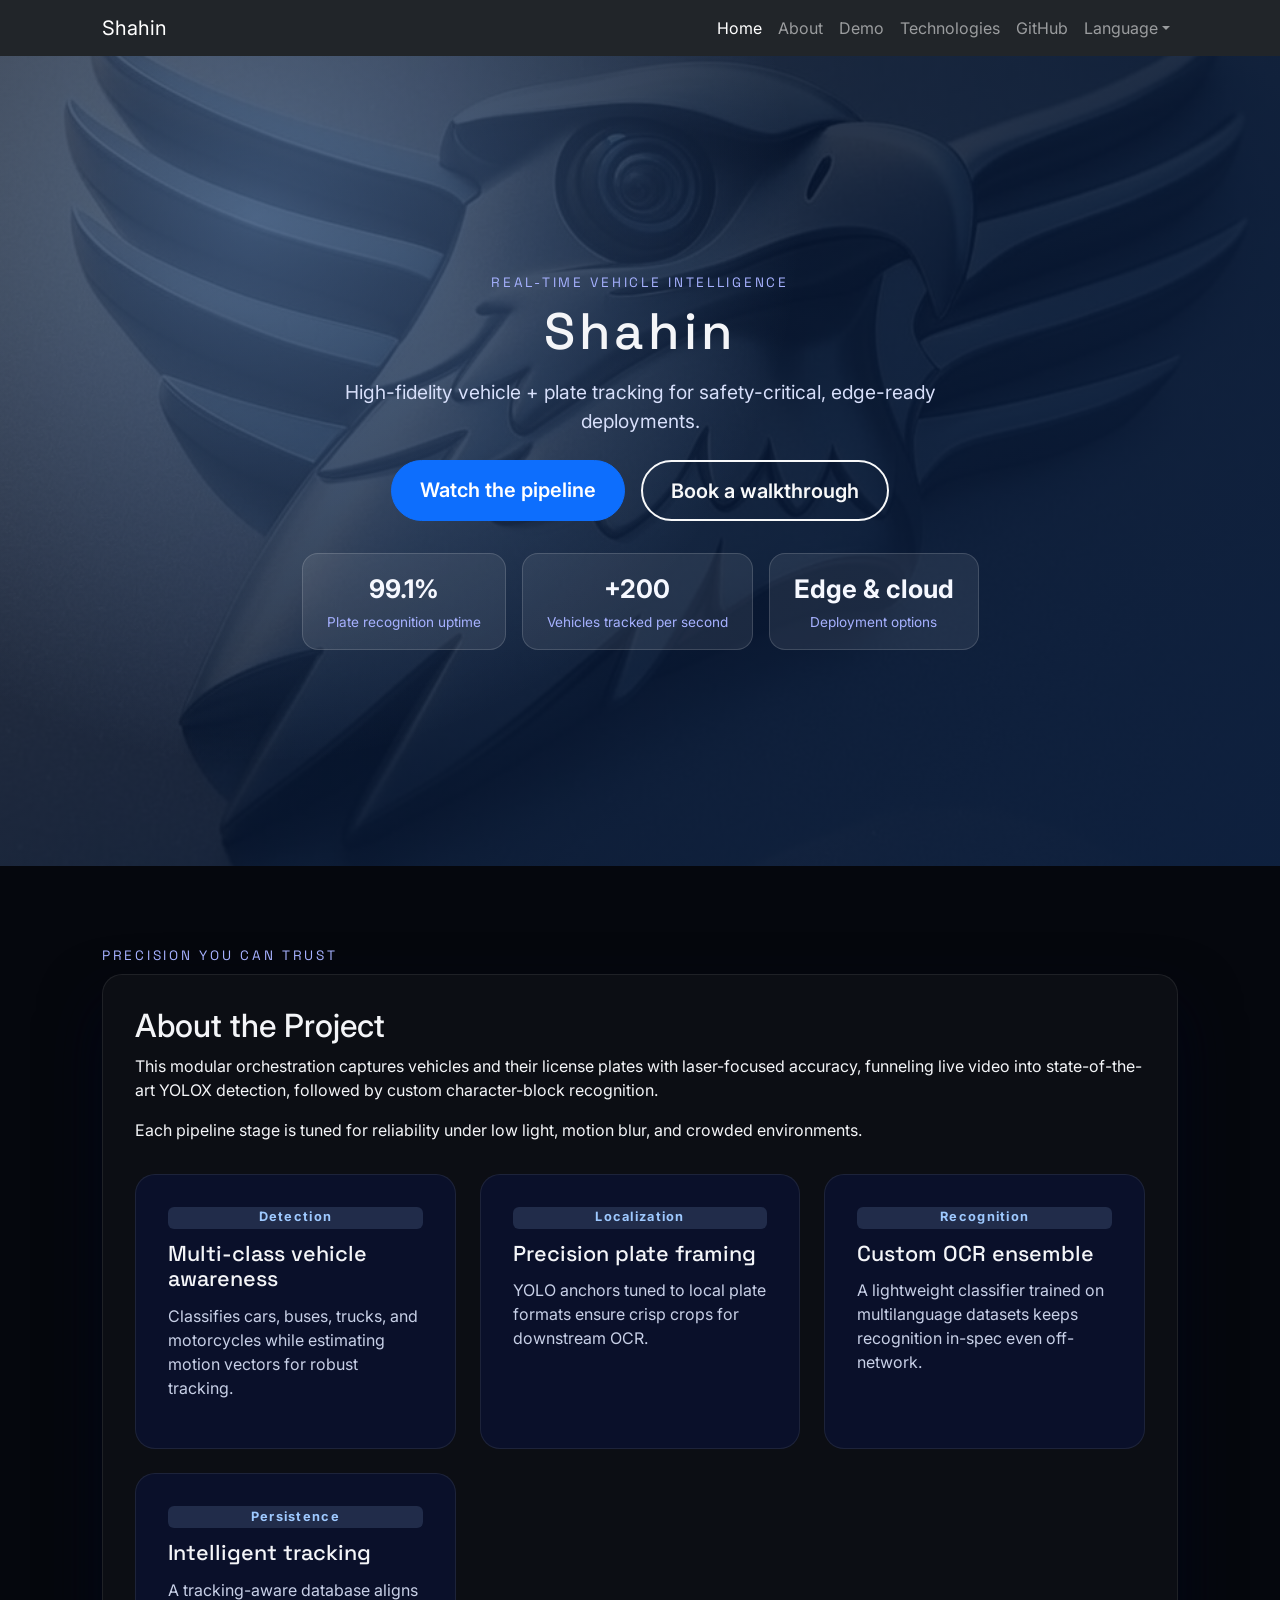
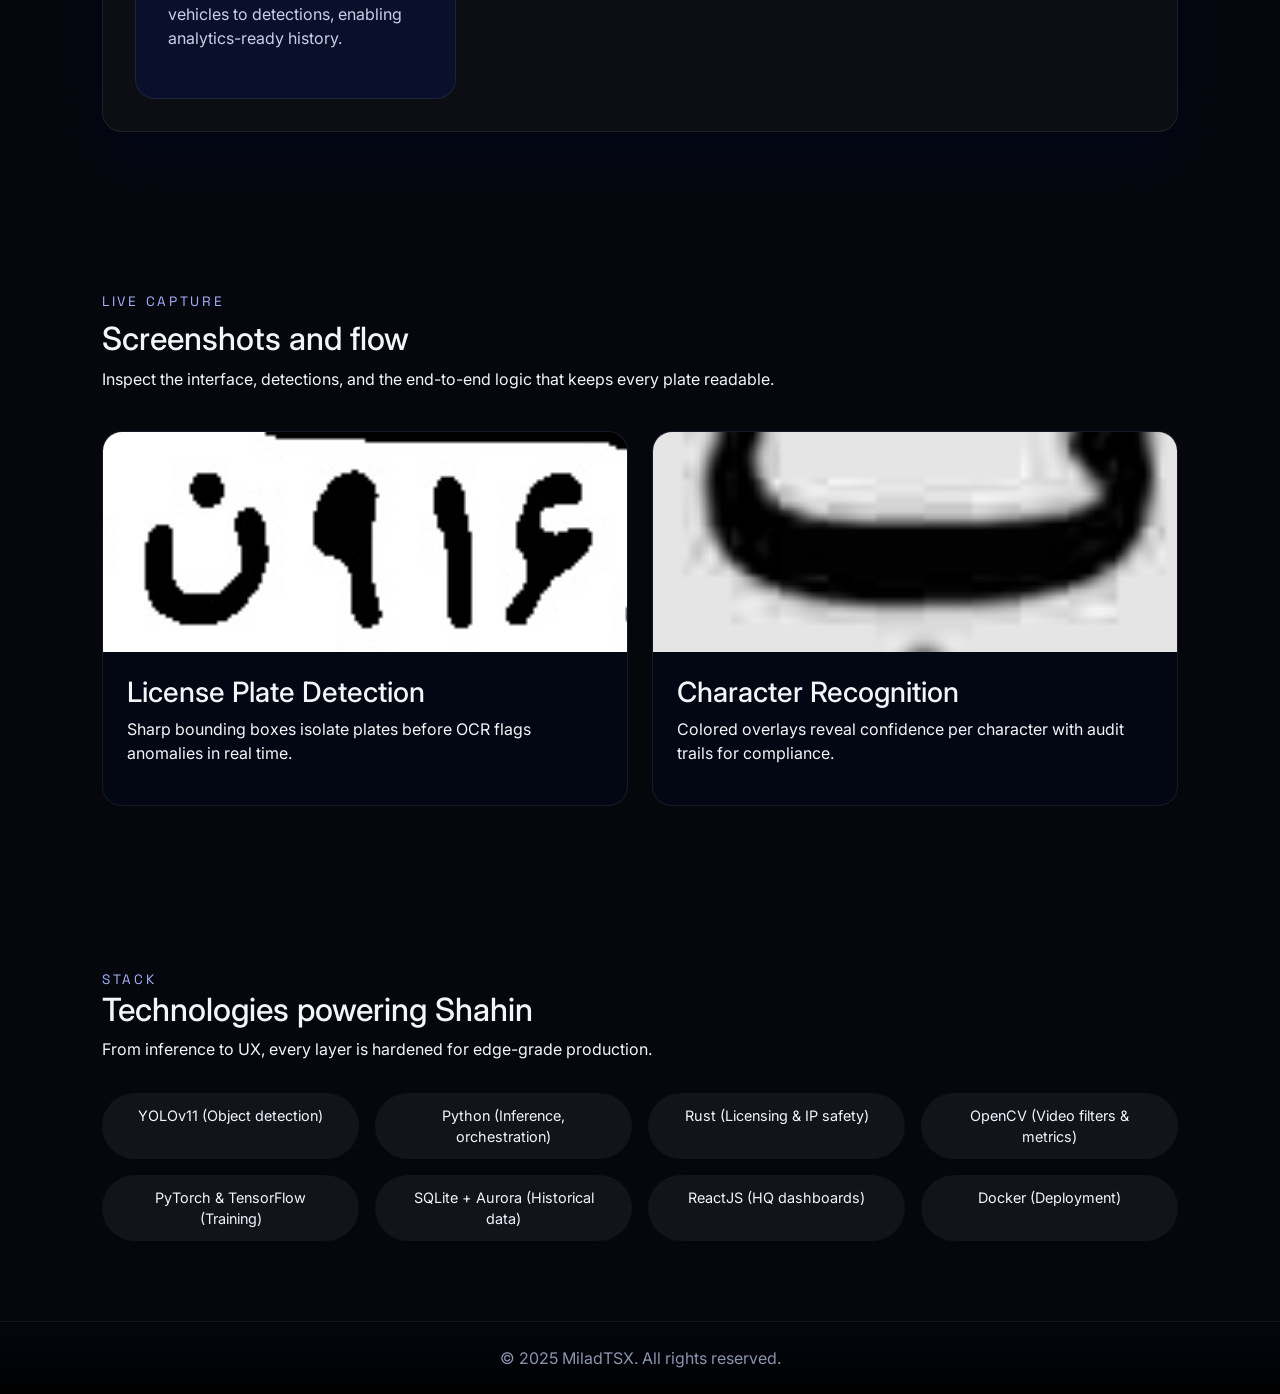
<file: docs/index.html>
<!DOCTYPE html>
<html lang="en">
<head>
    <meta charset="UTF-8">
    <meta name="viewport" content="width=device-width, initial-scale=1.0">
    <title>Shahin</title>
    <link href="https://cdn.jsdelivr.net/npm/bootstrap@5.3.3/dist/css/bootstrap.min.css" rel="stylesheet" integrity="sha384-QWTKZyjpPEjISv5WaRU9OFeRpok6YctnYmDr5pNlyT2bRjXh0JMhjY6hW+ALEwIH" crossorigin="anonymous">
    <link rel="stylesheet" href="style.css">
</head>
<body>
    <nav class="navbar navbar-expand-lg navbar-dark bg-dark">
        <div class="container">
            <a class="navbar-brand" href="#">Shahin</a>
            <button class="navbar-toggler" type="button" data-bs-toggle="collapse" data-bs-target="#navbarNav" aria-controls="navbarNav" aria-expanded="false" aria-label="Toggle navigation">
                <span class="navbar-toggler-icon"></span>
            </button>
            <div class="collapse navbar-collapse" id="navbarNav">
                <ul class="navbar-nav ms-auto">
                    <li class="nav-item">
                        <a class="nav-link active" aria-current="page" href="#home" data-i18n="nav.home">Home</a>
                    </li>
                    <li class="nav-item">
                        <a class="nav-link" href="#about" data-i18n="nav.about">About</a>
                    </li>
                    <li class="nav-item">
                        <a class="nav-link" href="#demo" data-i18n="nav.demo">Demo</a>
                    </li>
                    <li class="nav-item">
                        <a class="nav-link" href="#tech" data-i18n="nav.tech">Technologies</a>
                    </li>
                    <li class="nav-item">
                        <a class="nav-link" href="https://github.com/miladtsx/shahin" target="_blank" data-i18n="nav.github">GitHub</a>
                    </li>
                    <li class="nav-item dropdown">
                        <a class="nav-link dropdown-toggle" href="#" id="navbarDropdown" role="button" data-bs-toggle="dropdown" aria-expanded="false" data-i18n="nav.language">
                            Language
                        </a>
                        <ul class="dropdown-menu" aria-labelledby="navbarDropdown">
                            <li><a class="dropdown-item" href="#" data-lang="en">🇬🇧 English</a></li>
                            <li><a class="dropdown-item" href="#" data-lang="fa">🇮🇷 فارسی</a></li>
                        </ul>
                    </li>
                </ul>
            </div>
        </div>
    </nav>

    <header id="home" class="hero-section d-flex align-items-center justify-content-center text-center">
        <div class="container hero-content">
            <p class="section-title" data-i18n="hero.kicker">Real-time vehicle intelligence</p>
            <h1 class="hero-title" data-i18n="hero.title">Shahin</h1>
            <p class="hero-lead" data-i18n="hero.subtitle">High-fidelity vehicle + plate tracking for safety-critical, edge-ready deployments.</p>
            <div class="hero-cta">
                <a href="#demo" class="btn btn-primary btn-lg" data-i18n="hero.cta_primary">Watch the pipeline</a>
                <a href="#about" class="btn btn-outline-light btn-lg" data-i18n="hero.cta_secondary">Book a walkthrough</a>
            </div>
            <div class="hero-stats">
                <div class="hero-stat">
                    <strong data-i18n="hero.stat1_value">99.1%</strong>
                    <span data-i18n="hero.stat1_label">Plate recognition uptime</span>
                </div>
                <div class="hero-stat">
                    <strong data-i18n="hero.stat2_value">+200</strong>
                    <span data-i18n="hero.stat2_label">Vehicles tracked per second</span>
                </div>
                <div class="hero-stat">
                    <strong data-i18n="hero.stat3_value">Edge & cloud</strong>
                    <span data-i18n="hero.stat3_label">Deployment options</span>
                </div>
            </div>
        </div>
    </header>

    <section id="about">
        <div class="container">
            <p class="section-title" data-i18n="about.kicker">Precision you can trust</p>
            <div class="section-card">
                <h2 data-i18n="about.title">About the Project</h2>
                <p data-i18n="about.paragraph1">This modular orchestration captures vehicles and their license plates with laser-focused accuracy, funneling live video into state-of-the-art YOLOX detection, followed by custom character-block recognition.</p>
                <p data-i18n="about.paragraph2">Each pipeline stage is tuned for reliability under low light, motion blur, and crowded environments.</p>
                <div class="feature-grid">
                    <article class="feature-card">
                        <span class="badge" data-i18n="about.card1.badge">Detection</span>
                        <h3 data-i18n="about.card1.title">Multi-class vehicle awareness</h3>
                        <p data-i18n="about.card1.copy">Classifies cars, buses, trucks, and motorcycles while estimating motion vectors for robust tracking.</p>
                    </article>
                    <article class="feature-card">
                        <span class="badge" data-i18n="about.card2.badge">Localization</span>
                        <h3 data-i18n="about.card2.title">Precision plate framing</h3>
                        <p data-i18n="about.card2.copy">YOLO anchors tuned to local plate formats ensure crisp crops for downstream OCR.</p>
                    </article>
                    <article class="feature-card">
                        <span class="badge" data-i18n="about.card3.badge">Recognition</span>
                        <h3 data-i18n="about.card3.title">Custom OCR ensemble</h3>
                        <p data-i18n="about.card3.copy">A lightweight classifier trained on multilanguage datasets keeps recognition in-spec even off-network.</p>
                    </article>
                    <article class="feature-card">
                        <span class="badge" data-i18n="about.card4.badge">Persistence</span>
                        <h3 data-i18n="about.card4.title">Intelligent tracking</h3>
                        <p data-i18n="about.card4.copy">A tracking-aware database aligns vehicles to detections, enabling analytics-ready history.</p>
                    </article>
                </div>
            </div>
        </div>
    </section>

    <section id="demo">
        <div class="container">
            <p class="section-title" data-i18n="demo.kicker">Live capture</p>
            <h2 data-i18n="demo.title">Screenshots and flow</h2>
            <p data-i18n="demo.subtitle">Inspect the interface, detections, and the end-to-end logic that keeps every plate readable.</p>
            <div class="demo-gallery">
                <div class="demo-card">
                    <img src="images/sample_plate.jpg" alt="License Plate Detection">
                    <div class="demo-card-body">
                        <h3 data-i18n="demo.card1_title">License Plate Detection</h3>
                        <p data-i18n="demo.card1_text">Sharp bounding boxes isolate plates before OCR flags anomalies in real time.</p>
                    </div>
                </div>
                <div class="demo-card">
                    <img src="images/character_recognition.jpg" alt="Character Recognition">
                    <div class="demo-card-body">
                        <h3 data-i18n="demo.card2_title">Character Recognition</h3>
                        <p data-i18n="demo.card2_text">Colored overlays reveal confidence per character with audit trails for compliance.</p>
                    </div>
                </div>
            </div>
        </div>
    </section>

    <section id="tech">
        <div class="container">
            <span class="section-title" data-i18n="tech.kicker">Stack</span>
            <h2 data-i18n="tech.title">Technologies powering Shahin</h2>
            <p data-i18n="tech.subtitle">From inference to UX, every layer is hardened for edge-grade production.</p>
            <div class="tech-grid">
                <span class="tech-pill" data-i18n="tech.yolo">YOLOv11 (Object detection)</span>
                <span class="tech-pill" data-i18n="tech.python">Python (Inference, orchestration)</span>
                <span class="tech-pill" data-i18n="tech.rust">Rust (Licensing & IP safety)</span>
                <span class="tech-pill" data-i18n="tech.opencv">OpenCV (Video filters & metrics)</span>
                <span class="tech-pill" data-i18n="tech.pytorch_tf">PyTorch & TensorFlow (Training)</span>
                <span class="tech-pill" data-i18n="tech.sqlite">SQLite + Aurora (Historical data)</span>
                <span class="tech-pill" data-i18n="tech.frontend">ReactJS (HQ dashboards)</span>
                <span class="tech-pill" data-i18n="tech.docker">Docker (Deployment)</span>
            </div>
        </div>
    </section>

    <footer class="text-center py-4">
        <div class="container">
            <p data-i18n="footer.copyright">© 2025 MiladTSX. All rights reserved.</p>
        </div>
    </footer>

    <script src="https://cdn.jsdelivr.net/npm/bootstrap@5.3.3/dist/js/bootstrap.bundle.min.js" integrity="sha384-YvpcrYf0tY3lHB60NNkmXc5s9fDVZLESaAA55NDzOxhy9GkcIdslK1eN7N6jIeHz" crossorigin="anonymous"></script>
    <script src="script.js"></script>
</body>
</html>
</file>
<file: docs/style.css>
@import url('https://fonts.googleapis.com/css2?family=Space+Grotesk:wght@400;500;600;700&family=Inter:wght@400;500;600&display=swap');

/* Global */
body {
    font-family: 'Inter', system-ui, sans-serif;
    color: #f4f5f8;
    background: #05070d;
    min-height: 100vh;
    margin: 0;
}

a {
    color: inherit;
    transition: color 0.3s ease;
}

a:hover {
    color: #9ec9ff;
}

.section-title {
    font-family: 'Space Grotesk', 'Inter', sans-serif;
    letter-spacing: 0.2em;
    text-transform: uppercase;
    font-size: 0.85rem;
    margin-bottom: 0.5rem;
    color: #a6b1ff;
}

section {
    padding: 5rem 0;
}

.container {
    max-width: 1100px;
}

/* Hero */
.hero-section {
    position: relative;
    min-height: 90vh;
    background: linear-gradient(135deg, rgba(3, 15, 36, 0.8), rgba(12, 30, 60, 0.95)),
        url('images/hero_bg.jpg') no-repeat center center/cover;
    display: flex;
    align-items: center;
    text-align: center;
    overflow: hidden;
}

.hero-section::after {
    content: '';
    position: absolute;
    inset: 0;
    background: radial-gradient(circle at 20% 20%, rgba(158, 201, 255, 0.35), transparent 45%);
    z-index: 0;
}

.hero-content {
    position: relative;
    z-index: 1;
}

.hero-title {
    font-family: 'Space Grotesk', 'Inter', sans-serif;
    font-size: clamp(2.5rem, 4vw, 4rem);
    letter-spacing: 0.08em;
    margin-bottom: 1rem;
}

.hero-lead {
    font-size: 1.2rem;
    max-width: 640px;
    margin: 0 auto 1.5rem;
    color: #d7dffa;
}

.hero-cta {
    display: flex;
    gap: 1rem;
    justify-content: center;
    flex-wrap: wrap;
}

.hero-cta .btn {
    min-width: 180px;
    border-radius: 999px;
    font-weight: 600;
    padding: 0.85rem 1.75rem;
    transition: transform 0.3s ease;
}

.hero-cta .btn-outline-light {
    border-width: 2px;
}

.hero-cta .btn:hover {
    transform: translateY(-3px);
}

.hero-stats {
    margin-top: 2rem;
    display: flex;
    justify-content: center;
    gap: 1rem;
    flex-wrap: wrap;
}

.hero-stat {
    background: rgba(255, 255, 255, 0.08);
    border: 1px solid rgba(255, 255, 255, 0.15);
    border-radius: 1rem;
    padding: 1rem 1.5rem;
    min-width: 160px;
}

.hero-stat strong {
    display: block;
    font-size: 1.6rem;
    color: #f6f8ff;
}

.hero-stat span {
    font-size: 0.85rem;
    color: #a6b1ff;
}

/* Sections */
.section-card {
    background: rgba(255, 255, 255, 0.03);
    border: 1px solid rgba(255, 255, 255, 0.08);
    border-radius: 1.25rem;
    padding: 2rem;
    box-shadow: 0 30px 60px rgba(2, 6, 23, 0.9);
    transition: transform 0.3s ease, border-color 0.3s ease;
}

.section-card:hover {
    transform: translateY(-6px);
    border-color: rgba(159, 214, 255, 0.5);
}

.feature-grid {
    display: grid;
    grid-template-columns: repeat(auto-fit, minmax(240px, 1fr));
    gap: 1.5rem;
    margin-top: 2rem;
}

.feature-card {
    background: rgba(11, 17, 45, 0.9);
    border-radius: 1.25rem;
    padding: 2rem;
    border: 1px solid rgba(255, 255, 255, 0.08);
    display: flex;
    flex-direction: column;
    gap: 0.75rem;
}

.feature-card h3 {
    font-family: 'Space Grotesk', 'Inter', sans-serif;
    font-size: 1.35rem;
    margin: 0;
}

.feature-card p {
    color: #c8d0e7;
    line-height: 1.5;
}

.feature-card .badge {
    background: rgba(158, 201, 255, 0.15);
    color: #9ec9ff;
    font-size: 0.8rem;
    letter-spacing: 0.1em;
}

.demo-gallery {
    display: grid;
    grid-template-columns: repeat(auto-fit, minmax(280px, 1fr));
    gap: 1.5rem;
    margin-top: 2.5rem;
}

.demo-card {
    border-radius: 1.25rem;
    overflow: hidden;
    border: 1px solid rgba(255, 255, 255, 0.08);
    background: rgba(3, 8, 20, 0.9);
}

.demo-card img,
.demo-card iframe {
    width: 100%;
    height: 220px;
    object-fit: cover;
}

.demo-card-body {
    padding: 1.5rem;
}

.tech-grid {
    display: grid;
    grid-template-columns: repeat(auto-fit, minmax(220px, 1fr));
    gap: 1rem;
    margin-top: 2rem;
}

.tech-pill {
    border-radius: 999px;
    padding: 0.65rem 1.5rem;
    background: rgba(255, 255, 255, 0.05);
    border: 1px solid transparent;
    color: #f3f4ff;
    font-size: 0.9rem;
    text-align: center;
    align-self: stretch;
    transition: border 0.3s ease, transform 0.3s ease;
}

.tech-pill:hover {
    border-color: rgba(228, 234, 255, 0.5);
    transform: translateY(-2px);
}

.video-embed {
    border-radius: 1.25rem;
    overflow: hidden;
    border: 1px solid rgba(255, 255, 255, 0.08);
    margin-top: 2rem;
}

footer {
    background: linear-gradient(180deg, rgba(3, 7, 15, 0.97), rgba(0, 0, 0, 0.95));
    border-top: 1px solid rgba(255, 255, 255, 0.08);
    color: #8c94ae;
}

footer p {
    margin: 0;
}
</file>
